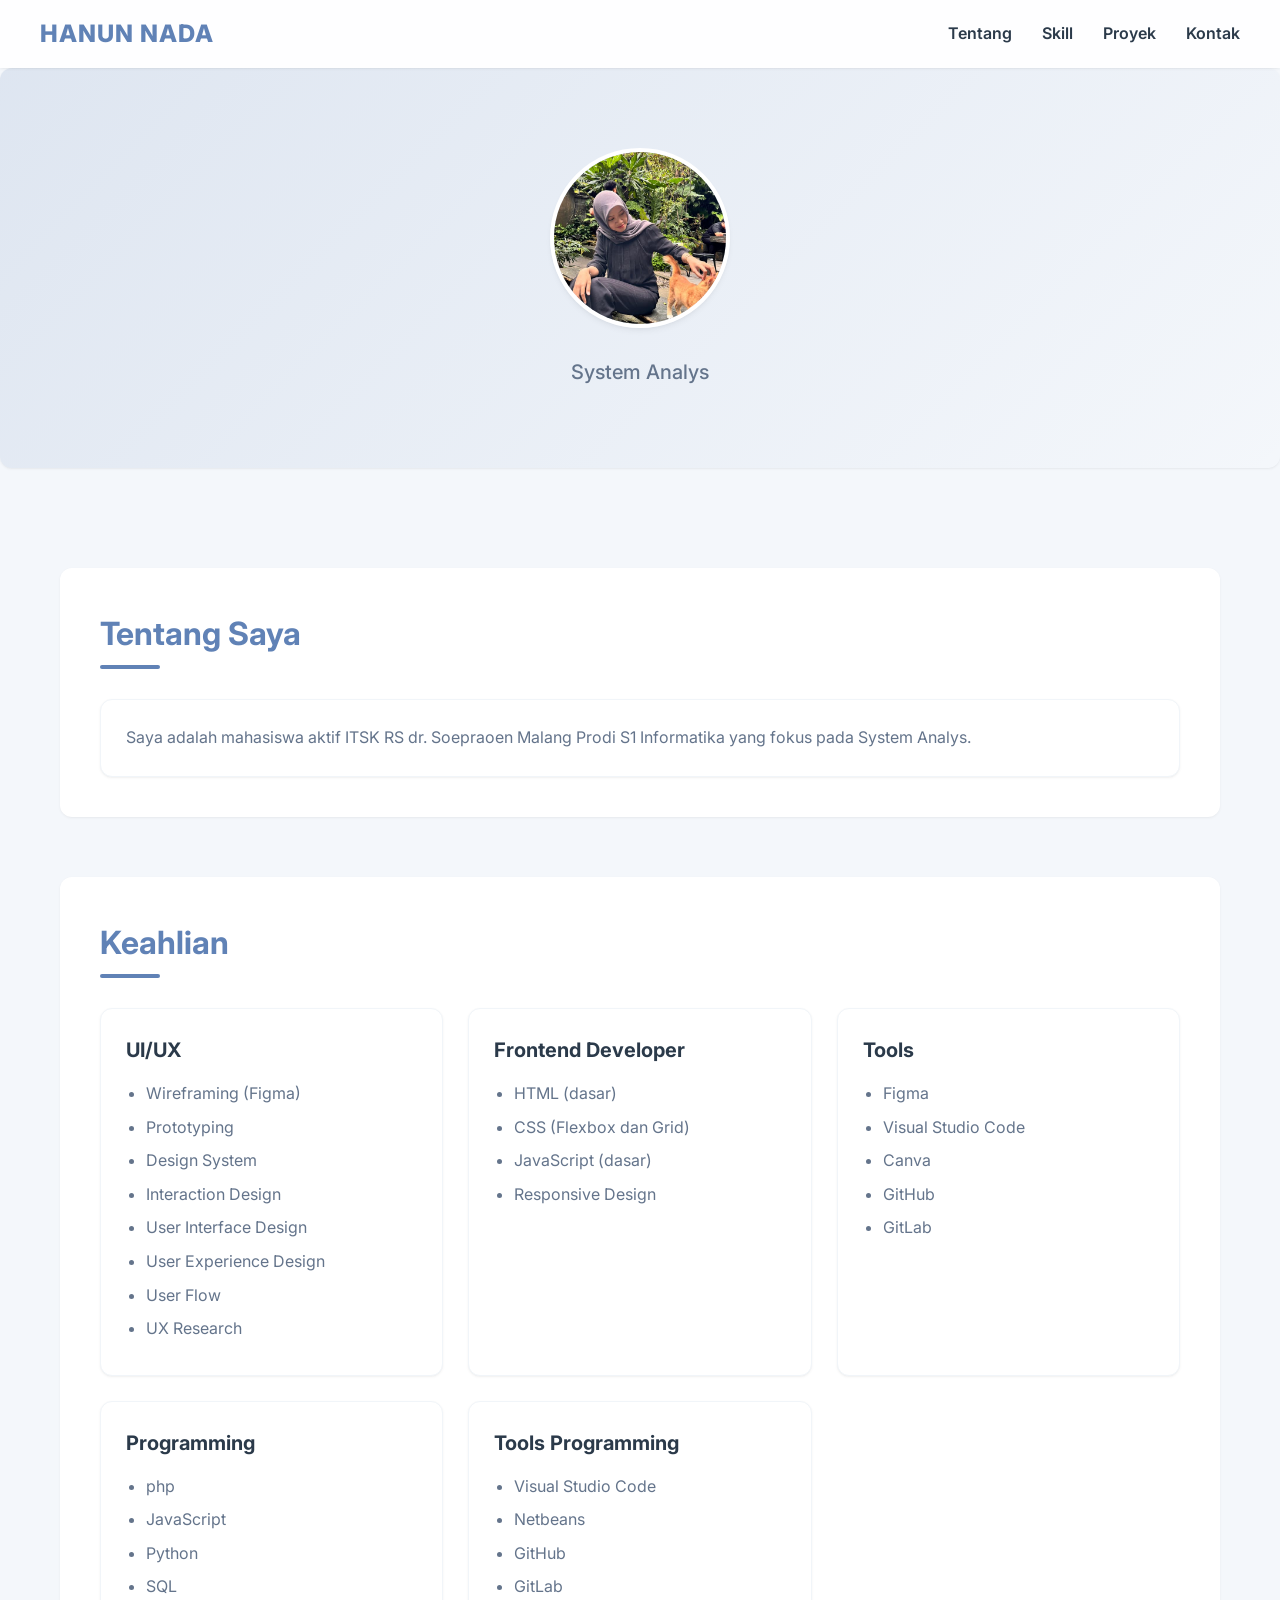
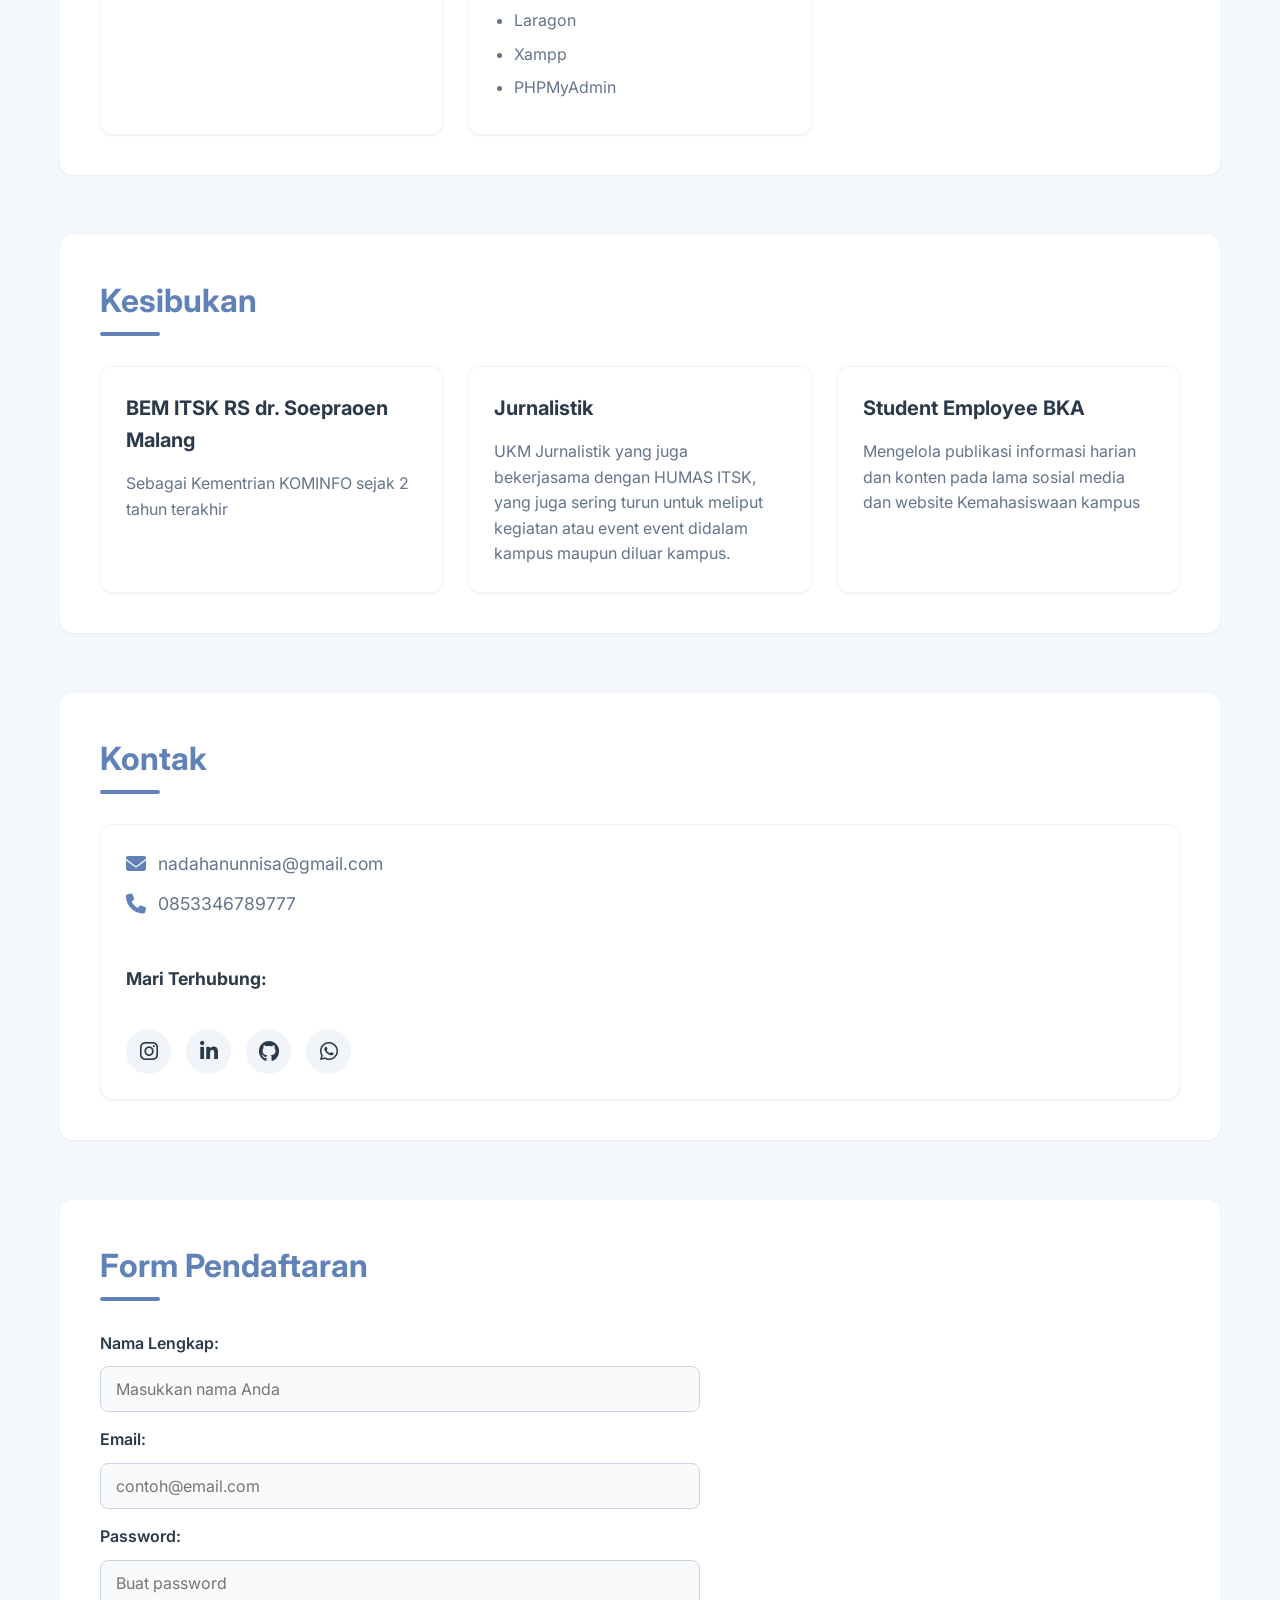
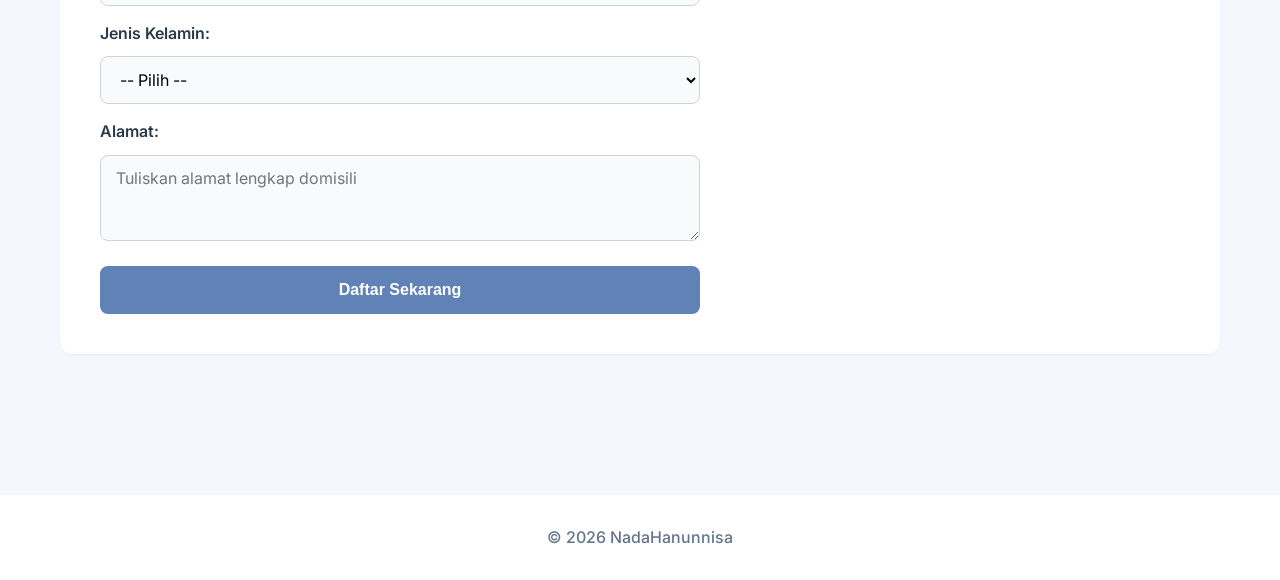
<file: lk4/index.html>
<!DOCTYPE html>
<html lang="en">

<head>
    <meta charset="UTF-8">
    <meta name="viewport" content="width=device-width, initial-scale=1.0">
    <meta name="description"
        content="Portfolio dan Profil Profesional Hanun Nada - System Analyst, UI/UX Designer, dan Web Developer.">
    <meta name="keywords" content="Hanun Nada, Portfolio, System Analyst, UI UX, Web Developer">
    <title>Hanun Nada | Portfolio</title>
    <link rel="stylesheet" href="style.css">
    <!-- Font Awesome untuk ikon sosial media -->
    <link rel="stylesheet" href="https://cdnjs.cloudflare.com/ajax/libs/font-awesome/6.4.0/css/all.min.css">
</head>

<body>
    <!-- HEADER / NAVBAR -->
    <header class="navbar">
        <div class="nav-container">

            <!-- KIRI -->
            <h1 class="logo">Hanun Nada</h1>

            <!-- KANAN -->
            <nav>
                <ul class="nav-menu">
                    <li><a href="#tentang">Tentang</a></li>
                    <li><a href="#skill">Skill</a></li>
                    <li><a href="#proyek">Proyek</a></li>
                    <li><a href="#kontak">Kontak</a></li>
                </ul>
            </nav>

        </div>
    </header>

    <!-- HERO (biar foto tetap ada) -->
    <section class="hero">
        <img src="img/foto aku.jpeg" alt="Foto Aku" width="300" height="400">
        <p>System Analys</p>
    </section>

    <!-- MAIN -->
    <main>

        <!-- Tentang -->
        <section id="tentang">
            <h2>Tentang Saya</h2>
            <article>
                <p>
                    Saya adalah mahasiswa aktif ITSK RS dr. Soepraoen Malang Prodi S1 Informatika yang fokus pada System
                    Analys.

                </p>
            </article>
        </section>

        <!-- Skill -->
        <section id="skill">
            <h2>Keahlian</h2>

            <div class="skill-container">
                <article>
                    <h3>UI/UX</h3>
                    <ul>
                        <li>Wireframing (Figma)</li>
                        <li>Prototyping</li>
                        <li>Design System</li>
                        <li>Interaction Design</li>
                        <li>User Interface Design</li>
                        <li>User Experience Design</li>
                        <li>User Flow</li>
                        <li>UX Research</li>
                    </ul>
                </article>

                <article>
                    <h3>Frontend Developer</h3>
                    <ul>
                        <li>HTML (dasar)</li>
                        <li>CSS (Flexbox dan Grid)</li>
                        <li>JavaScript (dasar)</li>
                        <li>Responsive Design</li>
                    </ul>
                </article>

                <article>
                    <h3>Tools</h3>
                    <ul>
                        <li>Figma</li>
                        <li>Visual Studio Code</li>
                        <li>Canva</li>
                        <li>GitHub</li>
                        <li>GitLab</li>
                    </ul>
                </article>

                <article>
                    <h3>Programming</h3>
                    <ul>
                        <li>php</li>
                        <li>JavaScript</li>
                        <li>Python</li>
                        <li>SQL</li>
                    </ul>
                </article>

                <article>
                    <h3>Tools Programming</h3>
                    <ul>
                        <li>Visual Studio Code</li>
                        <li>Netbeans</li>
                        <li>GitHub</li>
                        <li>GitLab</li>
                        <li>Laragon</li>
                        <li>Xampp</li>
                        <li>PHPMyAdmin</li>
                    </ul>
                </article>
            </div>
        </section>

        <!-- Project -->
        <section id="proyek">
            <h2>Kesibukan</h2>


            <div class="project-container">
                <article>
                    <h3>BEM ITSK RS dr. Soepraoen Malang</h3>
                    <p>Sebagai Kementrian KOMINFO sejak 2 tahun terakhir</p>
                </article>

                <article>
                    <h3>Jurnalistik</h3>
                    <p>UKM Jurnalistik yang juga bekerjasama dengan HUMAS ITSK, yang juga sering turun untuk meliput
                        kegiatan atau event event didalam kampus maupun diluar kampus.</p>
                </article>

                <article>
                    <h3>Student Employee BKA</h3>
                    <p>Mengelola publikasi informasi harian dan konten pada lama sosial media dan website Kemahasiswaan
                        kampus </p>
                </article>
            </div>
        </section>

        <!-- Kontak -->
        <section id="kontak">
            <h2>Kontak</h2>
            <article class="kontak-card">
                <div class="kontak-info">
                    <p><i class="fa-solid fa-envelope"></i> nadahanunnisa@gmail.com</p>
                    <p><i class="fa-solid fa-phone"></i> 0853346789777</p>
                </div>

                <h3 class="social-title">Mari Terhubung:</h3>
                <div class="social-media">
                    <a href="https://instagram.com/nadahanunnisa" target="_blank" class="social-icon instagram"
                        title="Instagram">
                        <i class="fa-brands fa-instagram"></i>
                    </a>
                    <a href="https://linkedin.com/" target="_blank" class="social-icon linkedin" title="LinkedIn">
                        <i class="fa-brands fa-linkedin-in"></i>
                    </a>
                    <a href="https://github.com/" target="_blank" class="social-icon github" title="GitHub">
                        <i class="fa-brands fa-github"></i>
                    </a>
                    <a href="https://wa.me/62853346789777" target="_blank" class="social-icon whatsapp"
                        title="WhatsApp">
                        <i class="fa-brands fa-whatsapp"></i>
                    </a>
                </div>
            </article>
        </section>

        <!-- Form -->
        <section id="form">
            <h2>Form Pendaftaran</h2>

            <form id="formPendaftaran">
                <label for="nama">Nama Lengkap:</label>
                <input type="text" id="nama" placeholder="Masukkan nama Anda" required>

                <label for="email">Email:</label>
                <input type="email" id="email" placeholder="contoh@email.com" required>

                <label for="password">Password:</label>
                <input type="password" id="password" placeholder="Buat password" required>

                <label for="gender">Jenis Kelamin:</label>
                <select id="gender" required>
                    <option value="" disabled selected>-- Pilih --</option>
                    <option value="laki">Laki-laki</option>
                    <option value="perempuan">Perempuan</option>
                </select>

                <label for="alamat">Alamat:</label>
                <textarea id="alamat" rows="3" placeholder="Tuliskan alamat lengkap domisili"></textarea>

                <button type="submit">Daftar Sekarang</button>
            </form>
            <div id="hasilPendaftaran"></div>
        </section>

    </main>

    <!-- Footer -->
    <footer>
        <p>&copy; 2026 NadaHanunnisa</p>
    </footer>

    <script src="script.js"></script>
</body>
<!-- Update: Menambahkan form interaktif dari LK5 menggunakan Antigravity -->

</html>
</file>
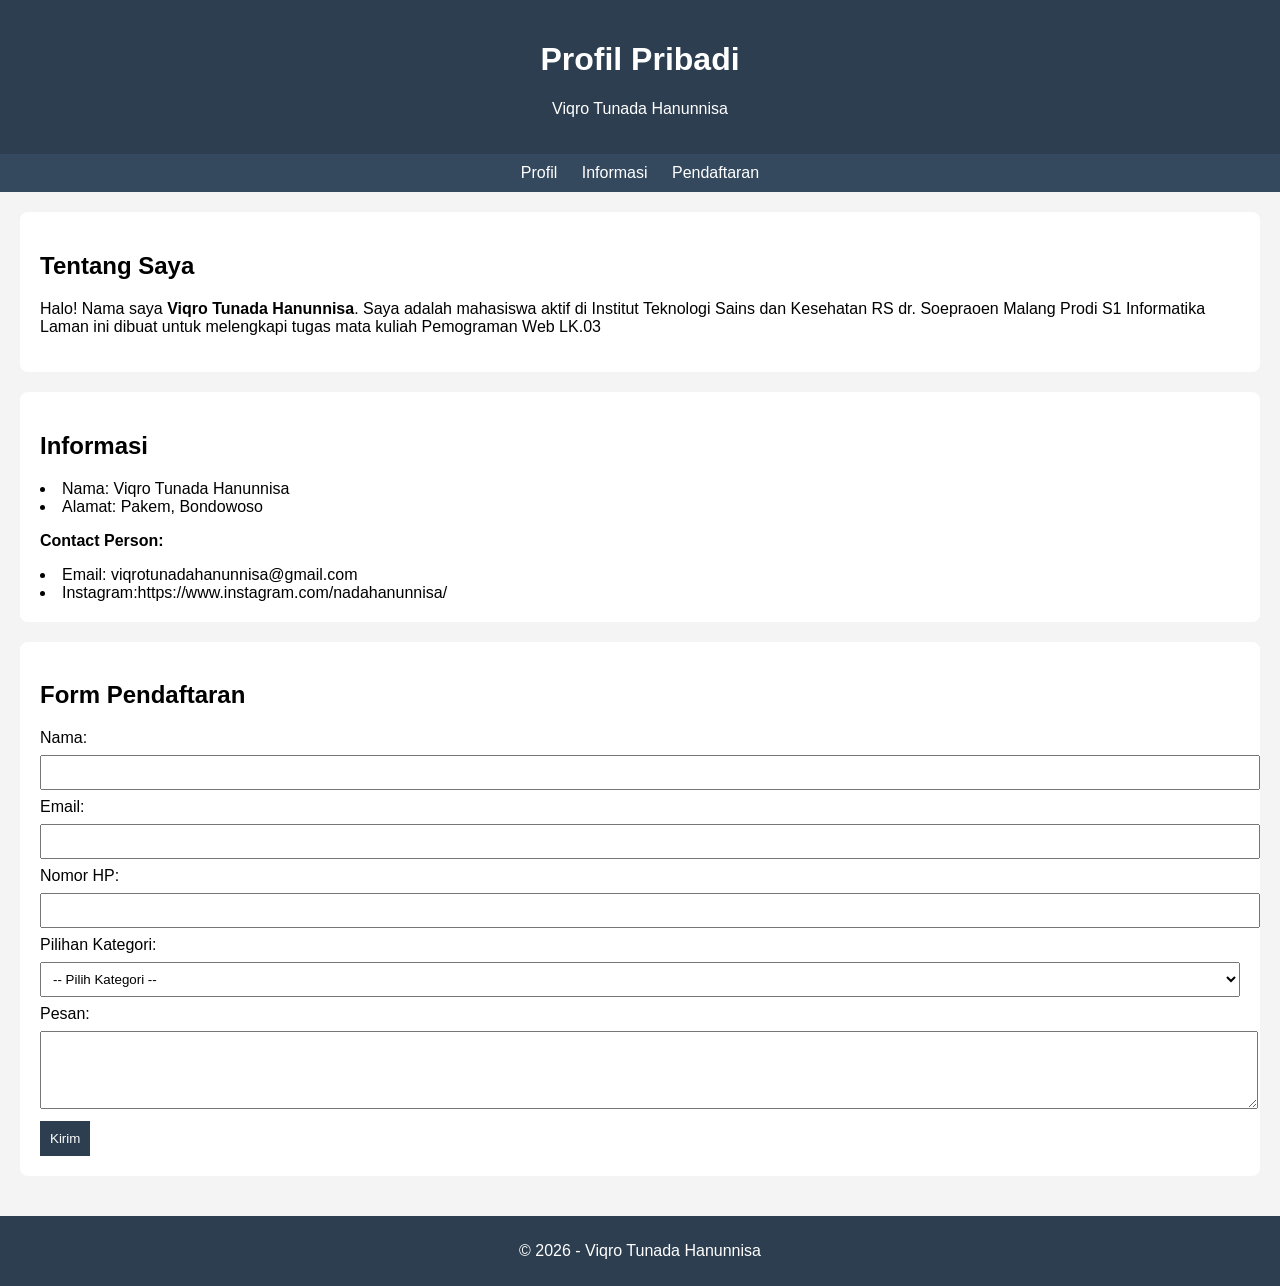
<file: Viqro TunadaH_Pemograman WEBLK3/lk03.html>
<!DOCTYPE html>
<html lang="en">
<head>
    <meta charset="UTF-8">
    <meta name="viewport" content="width=device-width, initial-scale=1.0">
    <title>Document</title>
</head>
<body>
    <!DOCTYPE html>
<html lang="id">
<head>
    <meta charset="UTF-8">
    <meta name="viewport" content="width=device-width, initial-scale=1.0">
    <title>Profil Viqro Tunada Hanunnisa</title>

    <style>
        body {
            font-family: Arial, sans-serif;
            margin: 0;
            background-color: #f4f4f4;
        }

        header {
            background-color: #2c3e50;
            color: white;
            padding: 20px;
            text-align: center;
        }

        nav {
            background-color: #34495e;
            padding: 10px;
            text-align: center;
        }

        nav a {
            color: white;
            margin: 0 10px;
            text-decoration: none;
        }

        main {
            padding: 20px;
        }

        section {
            background: white;
            padding: 20px;
            margin-bottom: 20px;
            border-radius: 8px;
        }

        form input, form select, form textarea {
            width: 100%;
            padding: 8px;
            margin: 8px 0;
        }

        button {
            background-color: #2c3e50;
            color: white;
            border: none;
            padding: 10px;
            cursor: pointer;
        }

        footer {
            background-color: #2c3e50;
            color: white;
            text-align: center;
            padding: 10px;
        }
    </style>
</head>
<body>

    <!-- Header website -->
    <header>
        <h1>Profil Pribadi</h1>
        <p>Viqro Tunada Hanunnisa</p>
    </header>

    <!-- Navigasi -->
    <nav>
        <a href="#profil">Profil</a>
        <a href="#info">Informasi</a>
        <a href="#daftar">Pendaftaran</a>
    </nav>

    <!-- Konten utama -->
    <main>

        <!-- Section Profil -->
        <section id="profil">
            <article>
                <h2>Tentang Saya</h2>
                <p>
                    Halo! Nama saya <b>Viqro Tunada Hanunnisa</b>. 
                    Saya adalah mahasiswa aktif di Institut Teknologi Sains dan Kesehatan RS dr. Soepraoen Malang Prodi S1 Informatika
                    Laman ini dibuat untuk melengkapi tugas mata kuliah Pemograman Web LK.03
                </p>
            </article>
        </section>

        <!-- Section Informasi -->
        <section id="info">
            <article>
                <h2>Informasi</h2>
                <p>
                     <li>Nama: Viqro Tunada Hanunnisa</li>
                     <li>Alamat: Pakem, Bondowoso</li>
                </p>
                <p><b>Contact Person:</b></p>
                <li>Email: viqrotunadahanunnisa@gmail.com</li>
                <li><a href="https://www.instagram.com/nadahanunnisa/"></a>Instagram:https://www.instagram.com/nadahanunnisa/</li>
            </article>
        </section>

        <!-- Section Form Pendaftaran -->
        <section id="daftar">
            <h2>Form Pendaftaran</h2>

            <!-- Form dengan validasi HTML -->
            <form>

                <!-- Input Nama -->
                <label>Nama:</label>
                <input type="text" name="nama" required>

                <!-- Input Email -->
                <label>Email:</label>
                <input type="email" name="email" required>

                <!-- Input Nomor HP -->
                <label>Nomor HP:</label>
                <input type="tel" name="nohp" required>

                <!-- Pilihan Kategori -->
                <label>Pilihan Kategori:</label>
                <select name="kategori" required>
                    <option value="">-- Pilih Kategori --</option>
                    <option value="pelajar">Pelajar</option>
                    <option value="mahasiswa">Mahasiswa</option>
                    <option value="umum">Umum</option>
                </select>

                <!-- Pesan -->
                <label>Pesan:</label>
                <textarea name="pesan" rows="4" required></textarea>

                <!-- Tombol submit -->
                <button type="submit">Kirim</button>

            </form>
        </section>

    </main>

    <!-- Footer -->
    <footer>
        <p>© 2026 - Viqro Tunada Hanunnisa</p>
    </footer>

</body>
</html>
</body>
</html>
</file>
<file: lk4/style.css>
@import url('https://fonts.googleapis.com/css2?family=Inter:wght@400;500;600;700;800&display=swap');

:root {
    --primary-color: #6082B6;
    /* Biru soft / Dusty Blue lembut di mata */
    --primary-hover: #4A6B9C;
    --bg-color: #f4f7fb;
    /* Putih kebiruan sangat lembut */
    --text-dark: #2b3a4a;
    /* Abu-abu tua navy, lebih nyaman dibaca */
    --text-muted: #64748b;
    /* Abu-abu lembut */
    --card-bg: #ffffff;
    --shadow-sm: 0 1px 3px 0 rgb(0 0 0 / 0.05), 0 1px 2px -1px rgb(0 0 0 / 0.05);
    /* Bayangan dilembutkan */
    --shadow-md: 0 4px 6px -1px rgb(0 0 0 / 0.05), 0 2px 4px -2px rgb(0 0 0 / 0.05);
    --shadow-lg: 0 10px 15px -3px rgb(0 0 0 / 0.05), 0 4px 6px -4px rgb(0 0 0 / 0.05);
    --border-radius: 12px;
}

html {
    scroll-behavior: smooth;
}

* {
    margin: 0;
    padding: 0;
    box-sizing: border-box;
}

/* ANIMATIONS */
@keyframes fadeInUp {
    from {
        opacity: 0;
        transform: translateY(20px);
    }

    to {
        opacity: 1;
        transform: translateY(0);
    }
}

main section {
    animation: fadeInUp 0.8s ease-out forwards;
}

body {
    font-family: 'Inter', sans-serif;
    background-color: var(--bg-color);
    color: var(--text-dark);
    line-height: 1.6;
    overflow-x: hidden;
}

/* NAVBAR */
.navbar {
    position: sticky;
    top: 0;
    background: rgba(255, 255, 255, 0.85);
    backdrop-filter: blur(10px);
    -webkit-backdrop-filter: blur(10px);
    z-index: 1000;
    padding: 15px 20px;
    box-shadow: var(--shadow-sm);
    transition: all 0.3s ease;
}

.nav-container {
    max-width: 1200px;
    margin: 0 auto;
    display: flex;
    justify-content: space-between;
    align-items: center;
}

.logo {
    font-size: 1.5rem;
    font-weight: 800;
    color: var(--primary-color);
    text-transform: uppercase;
    letter-spacing: 1px;
}

.nav-menu {
    list-style: none;
    display: flex;
    gap: 30px;
}

.nav-menu li a {
    text-decoration: none;
    color: var(--text-dark);
    font-weight: 600;
    font-size: 1rem;
    transition: color 0.3s ease;
}

.nav-menu li a:hover {
    color: var(--primary-color);
}

/* HERO */
.hero {
    text-align: center;
    padding: 80px 20px;
    background: linear-gradient(135deg, rgba(96, 130, 182, 0.15) 0%, rgba(96, 130, 182, 0) 100%);
}

.hero img {
    border-radius: 50%;
    object-fit: cover;
    box-shadow: var(--shadow-md);
    margin-bottom: 20px;
    border: 4px solid white;
    width: 180px;
    height: 180px;
    transition: transform 0.3s ease;
}

.hero img:hover {
    transform: scale(1.05);
}

.hero p {
    font-size: 1.25rem;
    color: var(--text-muted);
    font-weight: 500;
}

/* MAIN CONTAINERS */
main {
    max-width: 1200px;
    margin: 0 auto;
    padding: 40px 20px;
}

section {
    margin-bottom: 60px;
    padding: 40px;
    background: var(--card-bg);
    border-radius: var(--border-radius);
    box-shadow: var(--shadow-sm);
}

h2 {
    font-size: 2rem;
    font-weight: 700;
    margin-bottom: 30px;
    color: var(--primary-color);
    position: relative;
    padding-bottom: 10px;
}

h2::after {
    content: '';
    position: absolute;
    bottom: 0;
    left: 0;
    width: 60px;
    height: 4px;
    background: var(--primary-color);
    border-radius: 2px;
}

/* ARTICLES */
article {
    background: #ffffff;
    padding: 25px;
    border-radius: var(--border-radius);
    box-shadow: var(--shadow-sm);
    border: 1px solid #f1f5f9;
    transition: transform 0.3s ease, box-shadow 0.3s ease;
    height: 100%;
}

article:hover {
    transform: translateY(-5px);
    box-shadow: var(--shadow-lg);
}

article h3 {
    font-size: 1.25rem;
    margin-bottom: 15px;
    color: var(--text-dark);
}

article ul {
    margin-left: 20px;
    color: var(--text-muted);
}

article ul li {
    margin-bottom: 8px;
}

article p {
    color: var(--text-muted);
}

/* GRIDS UNTUK RESPONSIVE (Laptop -> HP) */
.skill-container,
.project-container {
    display: grid;
    /* Auto-fit akan otomatis menyesuaikan diri (kolom ganda di laptop, kolom tunggal di HP) */
    grid-template-columns: repeat(auto-fit, minmax(280px, 1fr));
    gap: 25px;
}

/* FORM */
#form form {
    display: flex;
    flex-direction: column;
    gap: 15px;
    max-width: 600px;
}

#form label {
    font-weight: 600;
    color: var(--text-dark);
    margin-bottom: -5px;
}

#form input,
#form select,
#form textarea {
    width: 100%;
    padding: 12px 15px;
    border-radius: 8px;
    border: 1px solid #cbd5e1;
    font-family: inherit;
    font-size: 1rem;
    transition: border-color 0.3s ease, box-shadow 0.3s ease;
    background: #f8fafc;
}

#form input:focus,
#form select:focus,
#form textarea:focus {
    outline: none;
    border-color: var(--primary-color);
    box-shadow: 0 0 0 3px rgba(96, 130, 182, 0.2);
    background: #ffffff;
}

#form button {
    background: var(--primary-color);
    color: white;
    font-size: 1rem;
    font-weight: 600;
    padding: 15px;
    border: none;
    border-radius: 8px;
    cursor: pointer;
    transition: background 0.3s ease, transform 0.2s ease;
    margin-top: 10px;
    width: 100%;
    max-width: 600px;
}

#form button:hover {
    background: var(--primary-hover);
    transform: translateY(-2px);
}

#hasilPendaftaran {
    max-width: 600px;
}

/* KONTAK & SOSIAL MEDIA */
.kontak-card {
    display: flex;
    flex-direction: column;
    gap: 20px;
}

.kontak-info p {
    font-size: 1.1rem;
    margin-bottom: 12px;
    display: flex;
    align-items: center;
    gap: 12px;
}

.kontak-info p i {
    color: var(--primary-color);
    font-size: 1.25rem;
}

.social-title {
    margin-top: 15px;
    font-size: 1.1rem !important;
    color: var(--text-dark);
}

.social-media {
    display: flex;
    gap: 15px;
    flex-wrap: wrap;
}

.social-icon {
    display: flex;
    align-items: center;
    justify-content: center;
    width: 45px;
    height: 45px;
    background: #f1f5f9;
    color: var(--text-dark);
    border-radius: 50%;
    font-size: 1.3rem;
    text-decoration: none;
    transition: all 0.3s ease;
}

.social-icon:hover {
    color: white;
    transform: translateY(-4px);
    box-shadow: var(--shadow-md);
}

.social-icon.instagram:hover {
    background: #e1306c;
}

.social-icon.linkedin:hover {
    background: #0a66c2;
}

.social-icon.github:hover {
    background: #333333;
}

.social-icon.whatsapp:hover {
    background: #25d366;
}

/* FOOTER */
footer {
    text-align: center;
    padding: 30px;
    background: #fff;
    color: var(--text-muted);
    font-weight: 500;
    margin-top: 40px;
    border-top: 1px solid #f1f5f9;
}

/* MEDIA QUERIES KHUSUS TABLET & HP */
@media (max-width: 768px) {
    .nav-container {
        flex-direction: column;
        gap: 15px;
    }

    .nav-menu {
        flex-wrap: wrap;
        justify-content: center;
        gap: 15px;
    }

    .hero {
        padding: 50px 20px;
    }

    h2 {
        font-size: 1.75rem;
    }

    section {
        padding: 25px;
    }
}

@media (max-width: 480px) {
    .nav-menu {
        flex-direction: column;
        align-items: center;
        width: 100%;
        gap: 10px;
    }

    .nav-menu li {
        width: 100%;
        text-align: center;
    }

    .nav-menu li a {
        display: block;
        padding: 12px;
        background: var(--bg-color);
        border-radius: 8px;
        border: 1px solid #e2e8f0;
    }

    .hero img {
        width: 140px;
        height: 140px;
    }

    h1.logo {
        font-size: 1.25rem;
    }

    section {
        padding: 20px 15px;
    }

    #form form,
    #hasilPendaftaran {
        width: 100%;
    }
}
</file>
